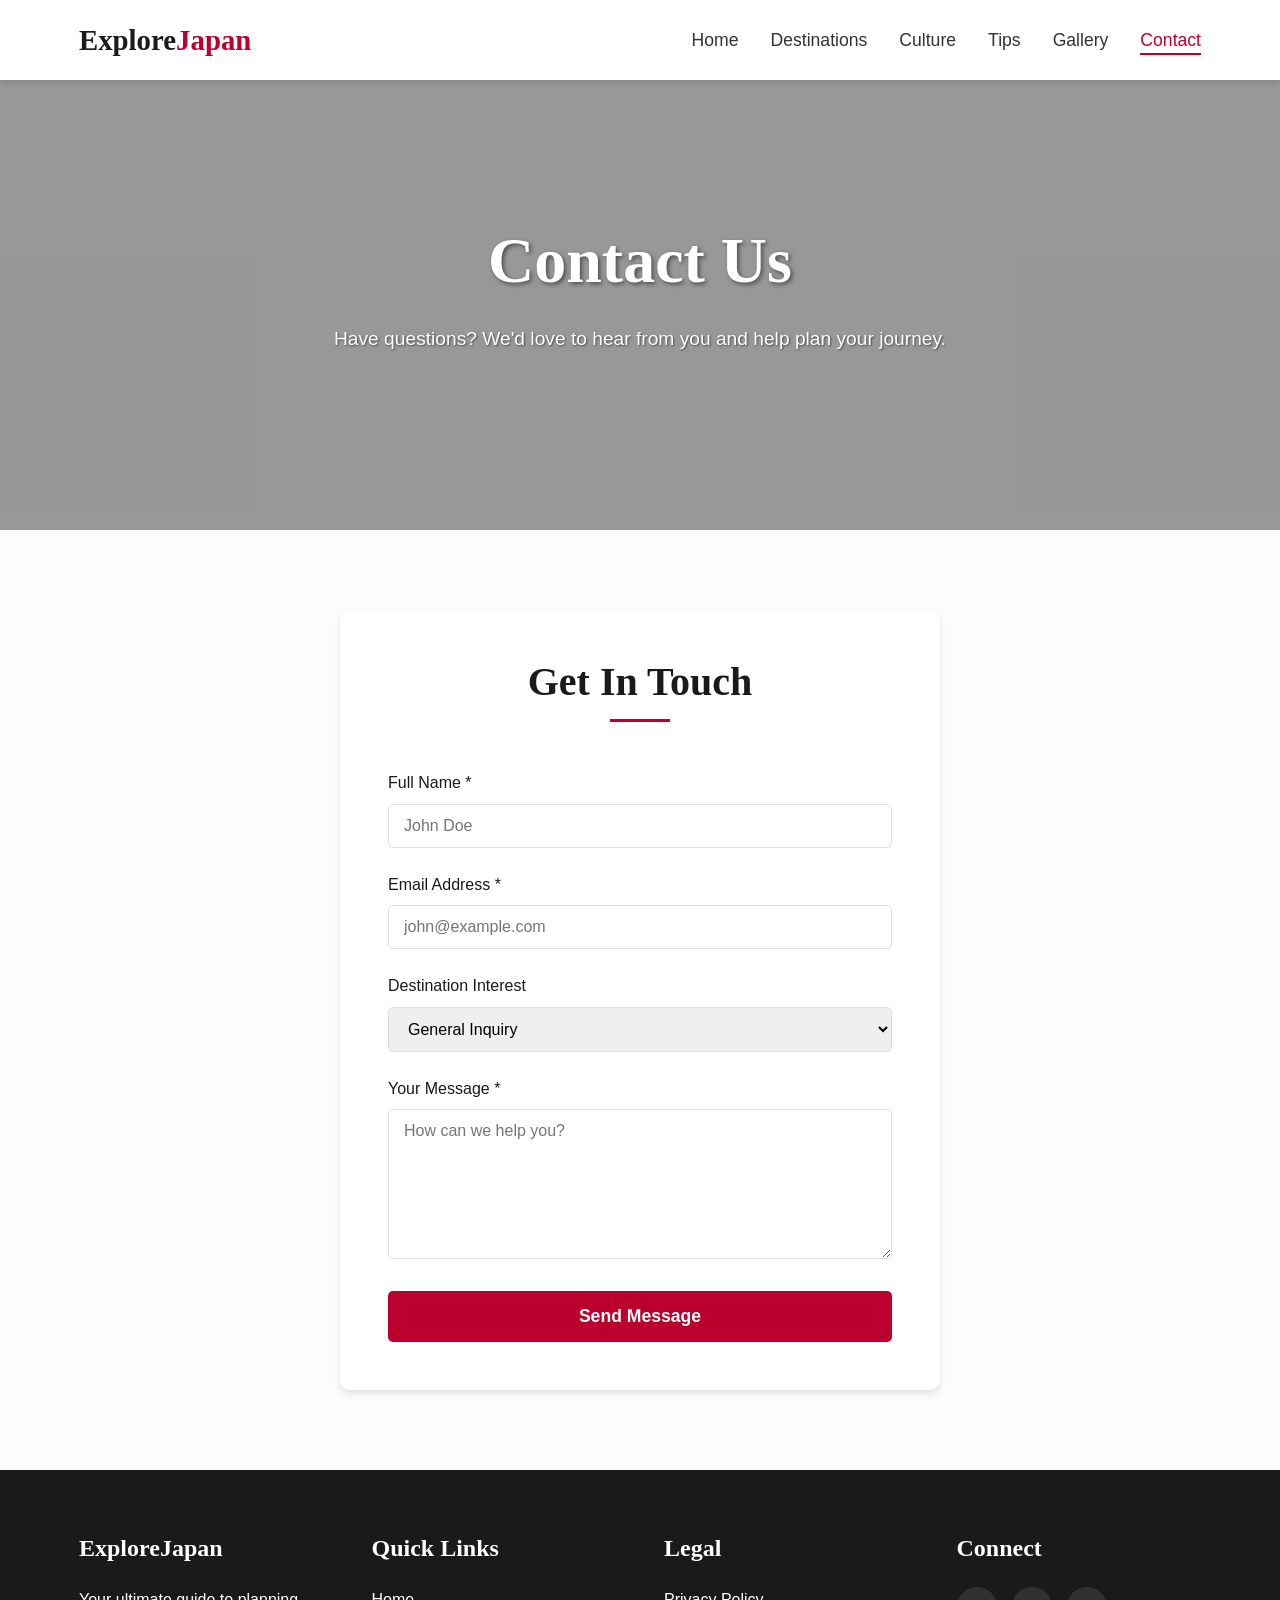
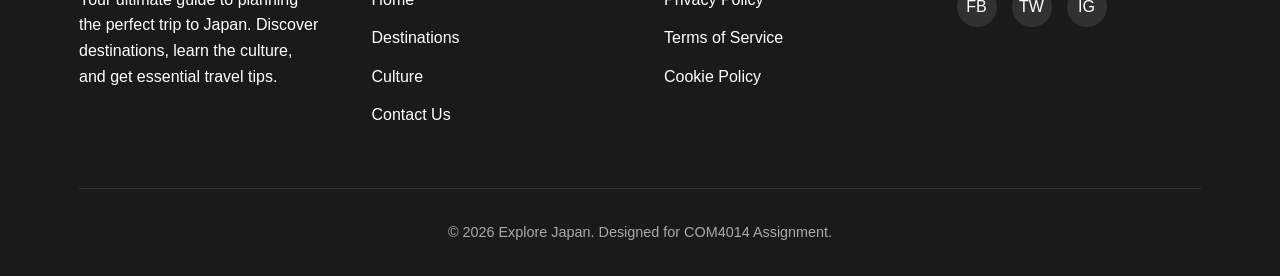
<file: contact.html>
<!DOCTYPE html>
<html lang="en">
<head>
    <meta charset="UTF-8">
    <meta name="viewport" content="width=device-width, initial-scale=1.0">
    <title>Contact Us | Explore Japan</title>
    <link rel="stylesheet" href="style.css">
    <meta name="description" content="Get in touch with us to start planning your dream trip to Japan.">
</head>
<body>
    <!-- Navigation Area -->
    <header>
        <div class="container nav-container">
            <a href="index.html" class="logo">Explore<span>Japan</span></a>
            <input type="checkbox" id="nav-toggle" class="nav-toggle" aria-label="Toggle Navigation Menu">
            <label for="nav-toggle" class="nav-toggle-label">
                <span></span>
            </label>
            <nav class="nav-menu">
                <ul>
                    <li><a href="index.html">Home</a></li>
                    <li><a href="destinations.html">Destinations</a></li>
                    <li><a href="culture.html">Culture</a></li>
                    <li><a href="tips.html">Tips</a></li>
                    <li><a href="gallery.html">Gallery</a></li>
                    <li><a href="contact.html" class="active">Contact</a></li>
                </ul>
            </nav>
        </div>
    </header>

    <main>
        <!-- Page Hero -->
        <section class="hero hero-sm" style="background-image: url('https://images.unsplash.com/photo-1542051812871-7575058e4e2f?ixlib=rb-4.0.3&auto=format&fit=crop&w=1920&q=80');">
            <div class="hero-content">
                <h1>Contact Us</h1>
                <p>Have questions? We'd love to hear from you and help plan your journey.</p>
            </div>
        </section>

        <section class="section">
            <div class="container">
                <div class="form-container">
                    <h2 class="section-title">Get In Touch</h2>
                    <form action="#" method="POST" onsubmit="event.preventDefault(); alert('Thank you! Your message has been sent. (This is a static demo)');">
                        
                        <div class="form-group">
                            <label for="name">Full Name *</label>
                            <input type="text" id="name" name="name" class="form-control" required placeholder="John Doe">
                        </div>

                        <div class="form-group">
                            <label for="email">Email Address *</label>
                            <input type="email" id="email" name="email" class="form-control" required placeholder="john@example.com">
                        </div>

                        <div class="form-group">
                            <label for="destination">Destination Interest</label>
                            <select id="destination" name="destination" class="form-control">
                                <option value="general">General Inquiry</option>
                                <option value="tokyo">Tokyo</option>
                                <option value="kyoto">Kyoto</option>
                                <option value="osaka">Osaka</option>
                                <option value="hokkaido">Hokkaido</option>
                                <option value="fuji">Mount Fuji</option>
                            </select>
                        </div>

                        <div class="form-group">
                            <label for="message">Your Message *</label>
                            <textarea id="message" name="message" class="form-control" required placeholder="How can we help you?"></textarea>
                        </div>

                        <button type="submit" class="btn-submit">Send Message</button>
                    </form>
                </div>
            </div>
        </section>
    </main>

    <!-- Footer Area -->
    <footer>
        <div class="container">
            <div class="footer-grid">
                <div class="footer-col">
                    <h3>Explore<span>Japan</span></h3>
                    <p>Your ultimate guide to planning the perfect trip to Japan. Discover destinations, learn the culture, and get essential travel tips.</p>
                </div>
                <div class="footer-col">
                    <h3>Quick Links</h3>
                    <ul>
                        <li><a href="index.html">Home</a></li>
                        <li><a href="destinations.html">Destinations</a></li>
                        <li><a href="culture.html">Culture</a></li>
                        <li><a href="contact.html">Contact Us</a></li>
                    </ul>
                </div>
                <div class="footer-col">
                    <h3>Legal</h3>
                    <ul>
                        <li><a href="#">Privacy Policy</a></li>
                        <li><a href="#">Terms of Service</a></li>
                        <li><a href="#">Cookie Policy</a></li>
                    </ul>
                </div>
                <div class="footer-col">
                    <h3>Connect</h3>
                    <div class="social-links">
                        <a href="#" aria-label="Facebook">FB</a>
                        <a href="#" aria-label="Twitter">TW</a>
                        <a href="#" aria-label="Instagram">IG</a>
                    </div>
                </div>
            </div>
            <div class="footer-bottom">
                <p>&copy; 2026 Explore Japan. Designed for COM4014 Assignment.</p>
            </div>
        </div>
    </footer>
</body>
</html>
</file>
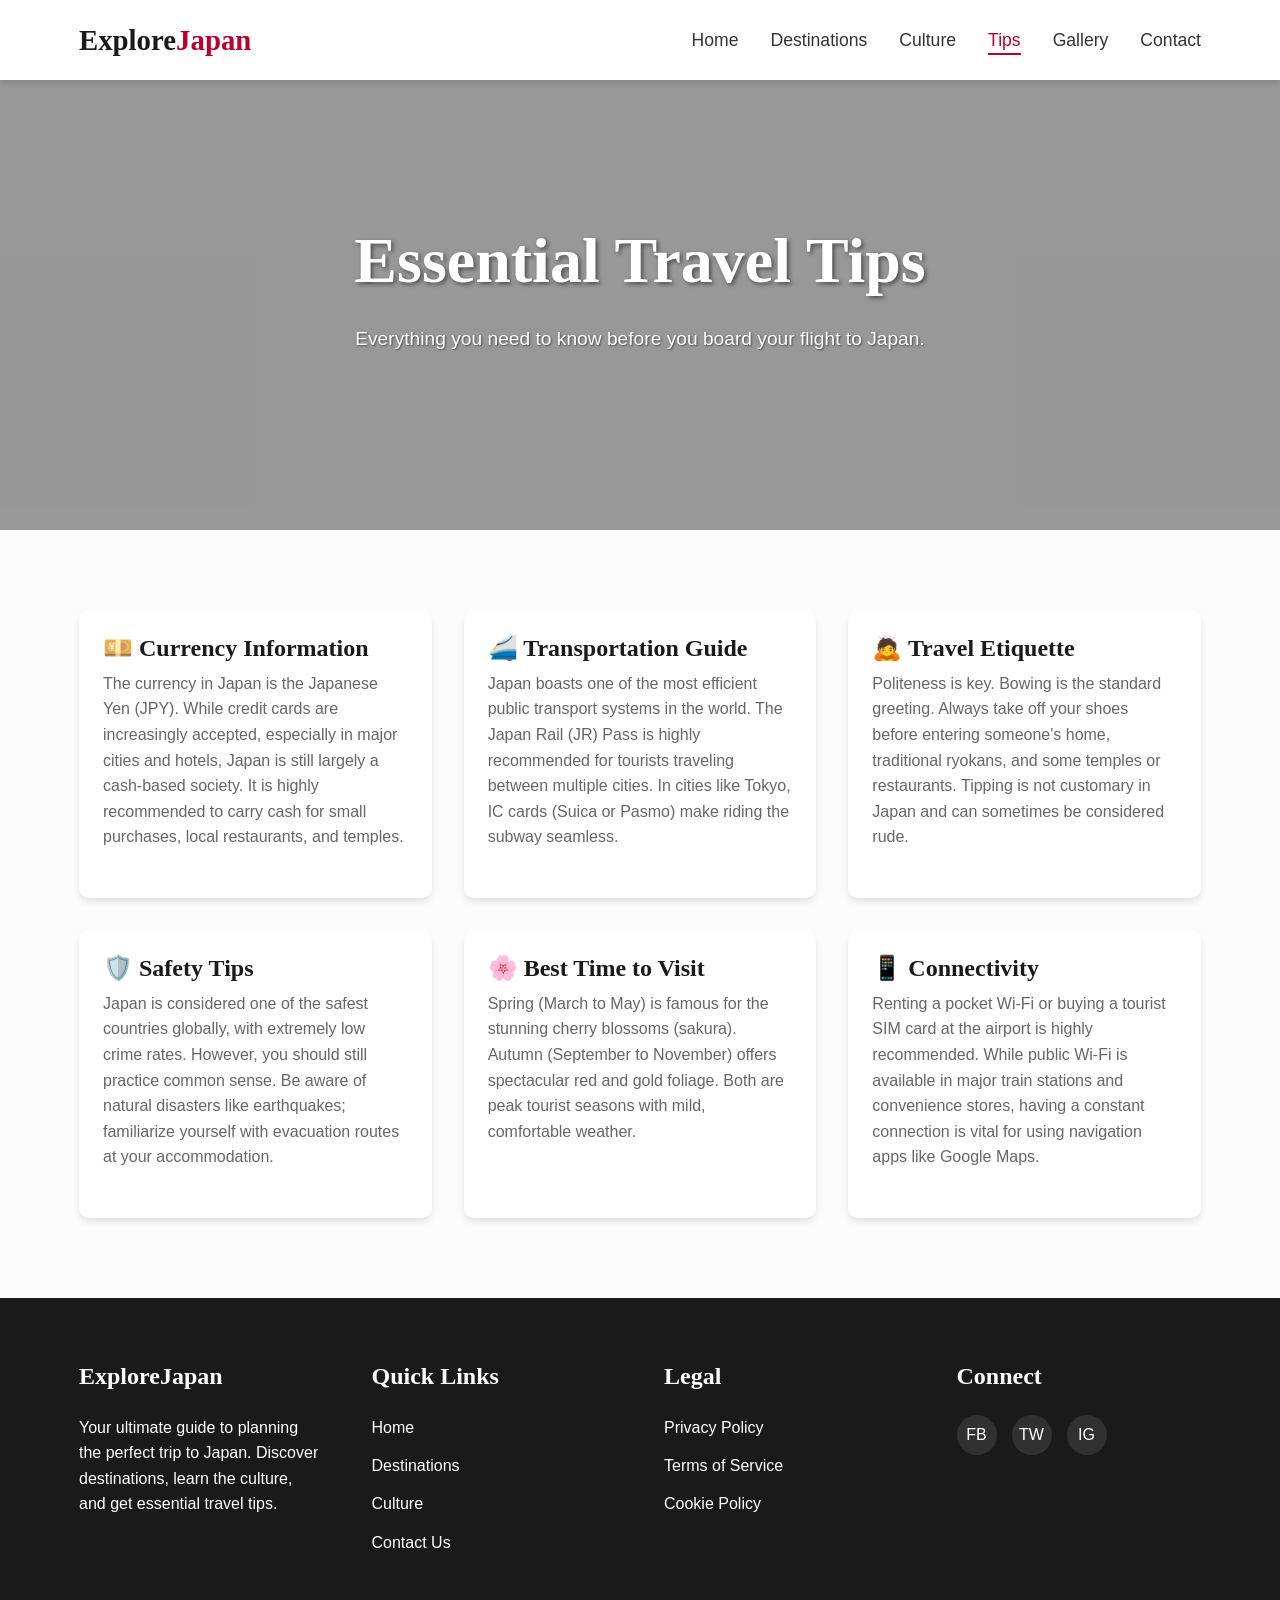
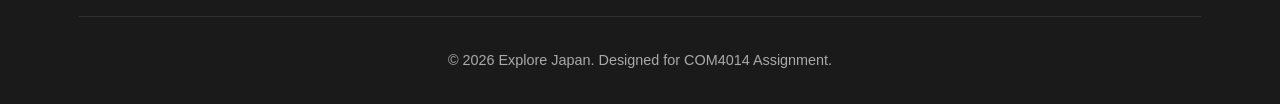
<file: tips.html>
<!DOCTYPE html>
<html lang="en">
<head>
    <meta charset="UTF-8">
    <meta name="viewport" content="width=device-width, initial-scale=1.0">
    <title>Travel Tips | Explore Japan</title>
    <link rel="stylesheet" href="style.css">
    <meta name="description" content="Essential travel tips for visiting Japan, including currency, transport, etiquette, and the best time to visit.">
</head>
<body>
    <!-- Navigation Area -->
    <header>
        <div class="container nav-container">
            <a href="index.html" class="logo">Explore<span>Japan</span></a>
            <input type="checkbox" id="nav-toggle" class="nav-toggle" aria-label="Toggle Navigation Menu">
            <label for="nav-toggle" class="nav-toggle-label">
                <span></span>
            </label>
            <nav class="nav-menu">
                <ul>
                    <li><a href="index.html">Home</a></li>
                    <li><a href="destinations.html">Destinations</a></li>
                    <li><a href="culture.html">Culture</a></li>
                    <li><a href="tips.html" class="active">Tips</a></li>
                    <li><a href="gallery.html">Gallery</a></li>
                    <li><a href="contact.html">Contact</a></li>
                </ul>
            </nav>
        </div>
    </header>

    <main>
        <!-- Page Hero -->
        <section class="hero hero-sm" style="background-image: url('https://images.unsplash.com/photo-1490806843957-31f4c9a91c65?ixlib=rb-4.0.3&auto=format&fit=crop&w=1920&q=80');">
            <div class="hero-content">
                <h1>Essential Travel Tips</h1>
                <p>Everything you need to know before you board your flight to Japan.</p>
            </div>
        </section>

        <section class="section">
            <div class="container">
                <div class="grid-cards">
                    <!-- Currency -->
                    <article class="card">
                        <div class="card-content">
                            <h3>💴 Currency Information</h3>
                            <p>The currency in Japan is the Japanese Yen (JPY). While credit cards are increasingly accepted, especially in major cities and hotels, Japan is still largely a cash-based society. It is highly recommended to carry cash for small purchases, local restaurants, and temples.</p>
                        </div>
                    </article>

                    <!-- Transportation -->
                    <article class="card">
                        <div class="card-content">
                            <h3>🚄 Transportation Guide</h3>
                            <p>Japan boasts one of the most efficient public transport systems in the world. The Japan Rail (JR) Pass is highly recommended for tourists traveling between multiple cities. In cities like Tokyo, IC cards (Suica or Pasmo) make riding the subway seamless.</p>
                        </div>
                    </article>

                    <!-- Etiquette -->
                    <article class="card">
                        <div class="card-content">
                            <h3>🙇 Travel Etiquette</h3>
                            <p>Politeness is key. Bowing is the standard greeting. Always take off your shoes before entering someone's home, traditional ryokans, and some temples or restaurants. Tipping is not customary in Japan and can sometimes be considered rude.</p>
                        </div>
                    </article>

                    <!-- Safety -->
                    <article class="card">
                        <div class="card-content">
                            <h3>🛡️ Safety Tips</h3>
                            <p>Japan is considered one of the safest countries globally, with extremely low crime rates. However, you should still practice common sense. Be aware of natural disasters like earthquakes; familiarize yourself with evacuation routes at your accommodation.</p>
                        </div>
                    </article>

                    <!-- Best Time to Visit -->
                    <article class="card">
                        <div class="card-content">
                            <h3>🌸 Best Time to Visit</h3>
                            <p>Spring (March to May) is famous for the stunning cherry blossoms (sakura). Autumn (September to November) offers spectacular red and gold foliage. Both are peak tourist seasons with mild, comfortable weather.</p>
                        </div>
                    </article>
                    
                    <!-- Connectivity -->
                    <article class="card">
                        <div class="card-content">
                            <h3>📱 Connectivity</h3>
                            <p>Renting a pocket Wi-Fi or buying a tourist SIM card at the airport is highly recommended. While public Wi-Fi is available in major train stations and convenience stores, having a constant connection is vital for using navigation apps like Google Maps.</p>
                        </div>
                    </article>
                </div>
            </div>
        </section>
    </main>

    <!-- Footer Area -->
    <footer>
        <div class="container">
            <div class="footer-grid">
                <div class="footer-col">
                    <h3>Explore<span>Japan</span></h3>
                    <p>Your ultimate guide to planning the perfect trip to Japan. Discover destinations, learn the culture, and get essential travel tips.</p>
                </div>
                <div class="footer-col">
                    <h3>Quick Links</h3>
                    <ul>
                        <li><a href="index.html">Home</a></li>
                        <li><a href="destinations.html">Destinations</a></li>
                        <li><a href="culture.html">Culture</a></li>
                        <li><a href="contact.html">Contact Us</a></li>
                    </ul>
                </div>
                <div class="footer-col">
                    <h3>Legal</h3>
                    <ul>
                        <li><a href="#">Privacy Policy</a></li>
                        <li><a href="#">Terms of Service</a></li>
                        <li><a href="#">Cookie Policy</a></li>
                    </ul>
                </div>
                <div class="footer-col">
                    <h3>Connect</h3>
                    <div class="social-links">
                        <a href="#" aria-label="Facebook">FB</a>
                        <a href="#" aria-label="Twitter">TW</a>
                        <a href="#" aria-label="Instagram">IG</a>
                    </div>
                </div>
            </div>
            <div class="footer-bottom">
                <p>&copy; 2026 Explore Japan. Designed for COM4014 Assignment.</p>
            </div>
        </div>
    </footer>
</body>
</html>
</file>
<file: style.css>
/* ==========================================================================
   Base Styles & Variables
   ========================================================================== */
:root {
    --primary-color: #bc002d; /* Japan flag red */
    --secondary-color: #1a1a1a; /* Dark charcoal */
    --bg-color: #fcfcfc;
    --text-color: #333333;
    --light-gray: #f4f4f4;
    --font-main: 'Segoe UI', Tahoma, Geneva, Verdana, sans-serif;
    --font-heading: 'Georgia', serif;
    --transition: all 0.3s ease;
    --shadow: 0 4px 6px rgba(0, 0, 0, 0.1);
    --shadow-hover: 0 10px 20px rgba(0, 0, 0, 0.2);
}

/* CSS Reset */
* {
    margin: 0;
    padding: 0;
    box-sizing: border-box;
}

body {
    font-family: var(--font-main);
    line-height: 1.6;
    color: var(--text-color);
    background-color: var(--bg-color);
    overflow-x: hidden;
}

h1, h2, h3, h4, h5, h6 {
    font-family: var(--font-heading);
    color: var(--secondary-color);
    margin-bottom: 1rem;
    line-height: 1.2;
}

a {
    text-decoration: none;
    color: inherit;
    transition: var(--transition);
}

img {
    max-width: 100%;
    height: auto;
    display: block;
}

.container {
    width: 90%;
    max-width: 1200px;
    margin: 0 auto;
    padding: 0 15px;
}

.section {
    padding: 5rem 0;
}

.text-center {
    text-align: center;
}

.mb-2 { margin-bottom: 2rem; }

/* ==========================================================================
   Typography
   ========================================================================== */
.section-title {
    text-align: center;
    font-size: 2.5rem;
    margin-bottom: 3rem;
    position: relative;
    padding-bottom: 1rem;
}

.section-title::after {
    content: '';
    position: absolute;
    bottom: 0;
    left: 50%;
    transform: translateX(-50%);
    width: 60px;
    height: 3px;
    background-color: var(--primary-color);
}

/* ==========================================================================
   Navigation (Responsive without JS)
   ========================================================================== */
header {
    background-color: #ffffff;
    box-shadow: var(--shadow);
    position: sticky;
    top: 0;
    z-index: 1000;
}

.nav-container {
    display: flex;
    justify-content: space-between;
    align-items: center;
    height: 80px;
}

.logo {
    font-family: var(--font-heading);
    font-size: 1.8rem;
    font-weight: bold;
    color: var(--secondary-color);
}

.logo span {
    color: var(--primary-color);
}

/* Hidden checkbox for mobile menu toggle */
.nav-toggle {
    display: none;
}

/* Hamburger icon wrapper */
.nav-toggle-label {
    display: none;
    cursor: pointer;
    padding: 10px;
}

.nav-toggle-label span,
.nav-toggle-label span::before,
.nav-toggle-label span::after {
    display: block;
    background: var(--secondary-color);
    height: 3px;
    width: 25px;
    border-radius: 2px;
    position: relative;
    transition: var(--transition);
}

.nav-toggle-label span::before,
.nav-toggle-label span::after {
    content: '';
    position: absolute;
}

.nav-toggle-label span::before { bottom: 8px; }
.nav-toggle-label span::after { top: 8px; }

.nav-menu {
    height: 100%;
}

.nav-menu ul {
    list-style: none;
    display: flex;
    height: 100%;
    align-items: center;
}

.nav-menu ul li {
    margin-left: 2rem;
}

.nav-menu ul li a {
    font-weight: 500;
    font-size: 1.1rem;
    position: relative;
    padding-bottom: 5px;
}

/* Hover underline effect */
.nav-menu ul li a::after {
    content: '';
    position: absolute;
    bottom: 0;
    left: 0;
    width: 0;
    height: 2px;
    background-color: var(--primary-color);
    transition: var(--transition);
}

.nav-menu ul li a:hover::after,
.nav-menu ul li a.active::after {
    width: 100%;
}

.nav-menu ul li a:hover,
.nav-menu ul li a.active {
    color: var(--primary-color);
}

/* ==========================================================================
   Hero Sections
   ========================================================================== */
.hero {
    height: 80vh;
    min-height: 500px;
    background-size: cover;
    background-position: center;
    position: relative;
    display: flex;
    align-items: center;
    justify-content: center;
    text-align: center;
    color: #ffffff;
}

.hero-sm {
    height: 50vh;
    min-height: 300px;
}

/* Dark overlay for text readability */
.hero::before {
    content: '';
    position: absolute;
    top: 0; left: 0; right: 0; bottom: 0;
    background: rgba(0, 0, 0, 0.4);
    z-index: 1;
}

.hero-content {
    position: relative;
    z-index: 2;
    max-width: 800px;
    padding: 0 20px;
}

.hero h1 {
    color: #ffffff;
    font-size: 4rem;
    margin-bottom: 1.5rem;
    text-shadow: 2px 2px 4px rgba(0,0,0,0.5);
}

.hero p {
    font-size: 1.2rem;
    margin-bottom: 2rem;
    text-shadow: 1px 1px 2px rgba(0,0,0,0.5);
}

.btn {
    display: inline-block;
    padding: 12px 30px;
    background-color: var(--primary-color);
    color: #ffffff;
    border-radius: 30px;
    font-weight: 600;
    letter-spacing: 1px;
    border: 2px solid var(--primary-color);
}

.btn:hover {
    background-color: transparent;
    color: #ffffff;
}

.btn-secondary {
    background-color: transparent;
    border-color: #ffffff;
    color: #ffffff;
    margin-left: 15px;
}

.btn-secondary:hover {
    background-color: #ffffff;
    color: var(--secondary-color);
}

/* ==========================================================================
   Card Layouts (Flexbox/Grid)
   ========================================================================== */
.grid-cards {
    display: grid;
    grid-template-columns: repeat(auto-fit, minmax(300px, 1fr));
    gap: 2rem;
}

.card {
    background: #ffffff;
    border-radius: 10px;
    overflow: hidden;
    box-shadow: var(--shadow);
    transition: var(--transition);
    height: 100%;
    display: flex;
    flex-direction: column;
}

.card:hover {
    transform: translateY(-10px);
    box-shadow: var(--shadow-hover);
}

.card-img-wrapper {
    height: 250px;
    overflow: hidden;
}

.card-img-wrapper img {
    width: 100%;
    height: 100%;
    object-fit: cover;
    transition: transform 0.5s ease;
}

.card:hover .card-img-wrapper img {
    transform: scale(1.1);
}

.card-content {
    padding: 1.5rem;
    flex-grow: 1;
    display: flex;
    flex-direction: column;
}

.card-content h3 {
    font-size: 1.5rem;
    margin-bottom: 0.5rem;
}

.card-content p {
    color: #666;
    margin-bottom: 1.5rem;
    flex-grow: 1;
}

.card-link {
    display: inline-block;
    color: var(--primary-color);
    font-weight: bold;
    text-transform: uppercase;
    font-size: 0.9rem;
    letter-spacing: 1px;
}

.card-link::after {
    content: ' →';
    transition: margin 0.3s ease;
}

.card-link:hover::after {
    margin-left: 8px;
}

/* ==========================================================================
   Split Sections (Text & Image)
   ========================================================================== */
.split-section {
    display: flex;
    flex-wrap: wrap;
    align-items: center;
    gap: 3rem;
}

.split-section.reverse {
    flex-direction: row-reverse;
}

.split-content,
.split-image {
    flex: 1;
    min-width: 300px;
}

.split-image img {
    border-radius: 10px;
    box-shadow: var(--shadow);
}

/* ==========================================================================
   Image Gallery Grid
   ========================================================================== */
.gallery-grid {
    display: grid;
    grid-template-columns: repeat(auto-fill, minmax(250px, 1fr));
    grid-auto-rows: 250px;
    gap: 15px;
}

.gallery-item {
    position: relative;
    overflow: hidden;
    border-radius: 8px;
}

.gallery-item img {
    width: 100%;
    height: 100%;
    object-fit: cover;
    transition: transform 0.5s ease;
}

.gallery-overlay {
    position: absolute;
    bottom: -100%;
    left: 0;
    width: 100%;
    height: 100%;
    background: linear-gradient(to top, rgba(0,0,0,0.8), transparent);
    display: flex;
    align-items: flex-end;
    padding: 20px;
    color: white;
    transition: bottom 0.4s ease;
}

.gallery-item:hover img {
    transform: scale(1.1);
}

.gallery-item:hover .gallery-overlay {
    bottom: 0;
}

/* Different sizes for interesting gallery layout */
.gallery-item.wide { grid-column: span 2; }
.gallery-item.tall { grid-row: span 2; }

/* ==========================================================================
   Forms
   ========================================================================== */
.form-container {
    max-width: 600px;
    margin: 0 auto;
    background: #ffffff;
    padding: 3rem;
    border-radius: 10px;
    box-shadow: var(--shadow);
}

.form-group {
    margin-bottom: 1.5rem;
}

.form-group label {
    display: block;
    margin-bottom: 0.5rem;
    font-weight: 500;
    color: var(--secondary-color);
}

.form-control {
    width: 100%;
    padding: 12px 15px;
    border: 1px solid #ddd;
    border-radius: 5px;
    font-family: var(--font-main);
    font-size: 1rem;
    transition: border-color 0.3s;
}

.form-control:focus {
    outline: none;
    border-color: var(--primary-color);
    box-shadow: 0 0 0 2px rgba(188, 0, 45, 0.1);
}

textarea.form-control {
    resize: vertical;
    min-height: 150px;
}

.btn-submit {
    width: 100%;
    padding: 15px;
    background: var(--primary-color);
    color: white;
    border: none;
    border-radius: 5px;
    font-size: 1.1rem;
    font-weight: bold;
    cursor: pointer;
    transition: var(--transition);
}

.btn-submit:hover {
    background: #a00026;
}

/* ==========================================================================
   Footer
   ========================================================================== */
footer {
    background-color: var(--secondary-color);
    color: #ffffff;
    padding: 4rem 0 2rem;
}

.footer-grid {
    display: grid;
    grid-template-columns: repeat(auto-fit, minmax(200px, 1fr));
    gap: 3rem;
    margin-bottom: 3rem;
}

.footer-col h3 {
    color: #ffffff;
    margin-bottom: 1.5rem;
    font-size: 1.5rem;
}

.footer-col ul {
    list-style: none;
}

.footer-col ul li {
    margin-bottom: 0.8rem;
}

.footer-col ul li a:hover {
    color: var(--primary-color);
}

.social-links {
    display: flex;
    gap: 15px;
}

.social-links a {
    display: inline-block;
    width: 40px;
    height: 40px;
    background: rgba(255,255,255,0.1);
    border-radius: 50%;
    text-align: center;
    line-height: 40px;
}

.social-links a:hover {
    background: var(--primary-color);
}

.footer-bottom {
    text-align: center;
    padding-top: 2rem;
    border-top: 1px solid rgba(255,255,255,0.1);
    font-size: 0.9rem;
    color: #aaa;
}

/* ==========================================================================
   Media Queries (Responsive Design)
   ========================================================================== */
@media screen and (max-width: 992px) {
    .hero h1 { font-size: 3rem; }
    .gallery-item.wide { grid-column: span 1; }
    .gallery-item.tall { grid-row: span 1; }
}

@media screen and (max-width: 768px) {
    .nav-toggle-label {
        display: block;
    }
    
    .nav-menu {
        position: absolute;
        top: 100%;
        left: 0;
        background: #ffffff;
        width: 100%;
        height: 0;
        overflow: hidden;
        transition: height 0.3s ease;
        box-shadow: 0 10px 10px rgba(0,0,0,0.1);
    }
    
    .nav-menu ul {
        flex-direction: column;
        justify-content: flex-start;
        padding: 1rem 0;
        height: auto;
    }
    
    .nav-menu ul li {
        margin: 0;
        width: 100%;
        text-align: center;
    }
    
    .nav-menu ul li a {
        display: block;
        padding: 1rem;
    }
    
    /* When checkbox is checked, expand the menu */
    .nav-toggle:checked ~ .nav-menu {
        height: 350px; /* Approximate height needed */
    }

    /* Transform hamburger to 'X' */
    .nav-toggle:checked ~ .nav-toggle-label span {
        background: transparent;
    }
    .nav-toggle:checked ~ .nav-toggle-label span::before {
        transform: rotate(45deg);
        bottom: 0;
    }
    .nav-toggle:checked ~ .nav-toggle-label span::after {
        transform: rotate(-45deg);
        top: 0;
    }
    
    .hero h1 { font-size: 2.5rem; }
    .section { padding: 3rem 0; }
    .split-section, .split-section.reverse { flex-direction: column; }
    .form-container { padding: 2rem 1.5rem; }
}

@media screen and (max-width: 480px) {
    .hero h1 { font-size: 2rem; }
    .btn { padding: 10px 20px; display: block; margin: 10px auto; width: 80%; }
    .btn-secondary { margin-left: auto; }
}
</file>
